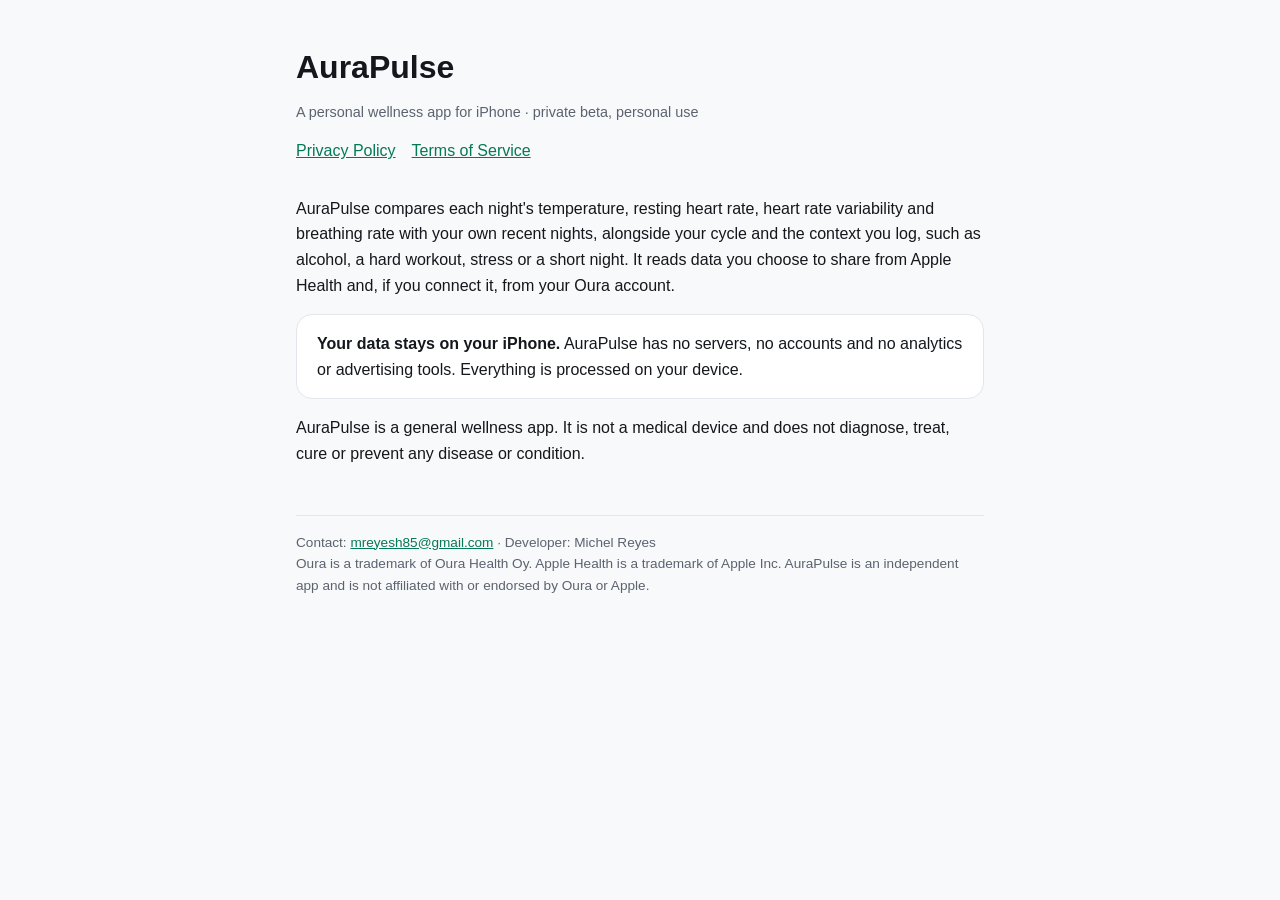
<file: index.html>
<!doctype html>
<html lang="en">
<head>
  <meta charset="utf-8">
  <meta name="viewport" content="width=device-width, initial-scale=1">
  <title>AuraPulse</title>
  <meta name="description" content="AuraPulse is a personal wellness app that compares each night's metrics with your own baseline.">
  <link rel="stylesheet" href="style.css">
</head>
<body>
<main>
  <header>
    <h1>AuraPulse</h1>
    <p class="muted">A personal wellness app for iPhone · private beta, personal use</p>
    <nav><a href="privacy.html">Privacy Policy</a><a href="terms.html">Terms of Service</a></nav>
  </header>

  <p>AuraPulse compares each night's temperature, resting heart rate, heart rate variability and breathing rate
  with your own recent nights, alongside your cycle and the context you log, such as alcohol, a hard workout,
  stress or a short night. It reads data you choose to share from Apple Health and, if you connect it, from your
  Oura account.</p>

  <div class="card">
    <strong>Your data stays on your iPhone.</strong> AuraPulse has no servers, no accounts and no analytics or
    advertising tools. Everything is processed on your device.
  </div>

  <p>AuraPulse is a general wellness app. It is not a medical device and does not diagnose, treat, cure or
  prevent any disease or condition.</p>

  <footer>
    Contact: <a href="mailto:mreyesh85@gmail.com">mreyesh85@gmail.com</a> · Developer: Michel Reyes<br>
    Oura is a trademark of Oura Health Oy. Apple Health is a trademark of Apple Inc. AuraPulse is an independent
    app and is not affiliated with or endorsed by Oura or Apple.
  </footer>
</main>
</body>
</html>
</file>
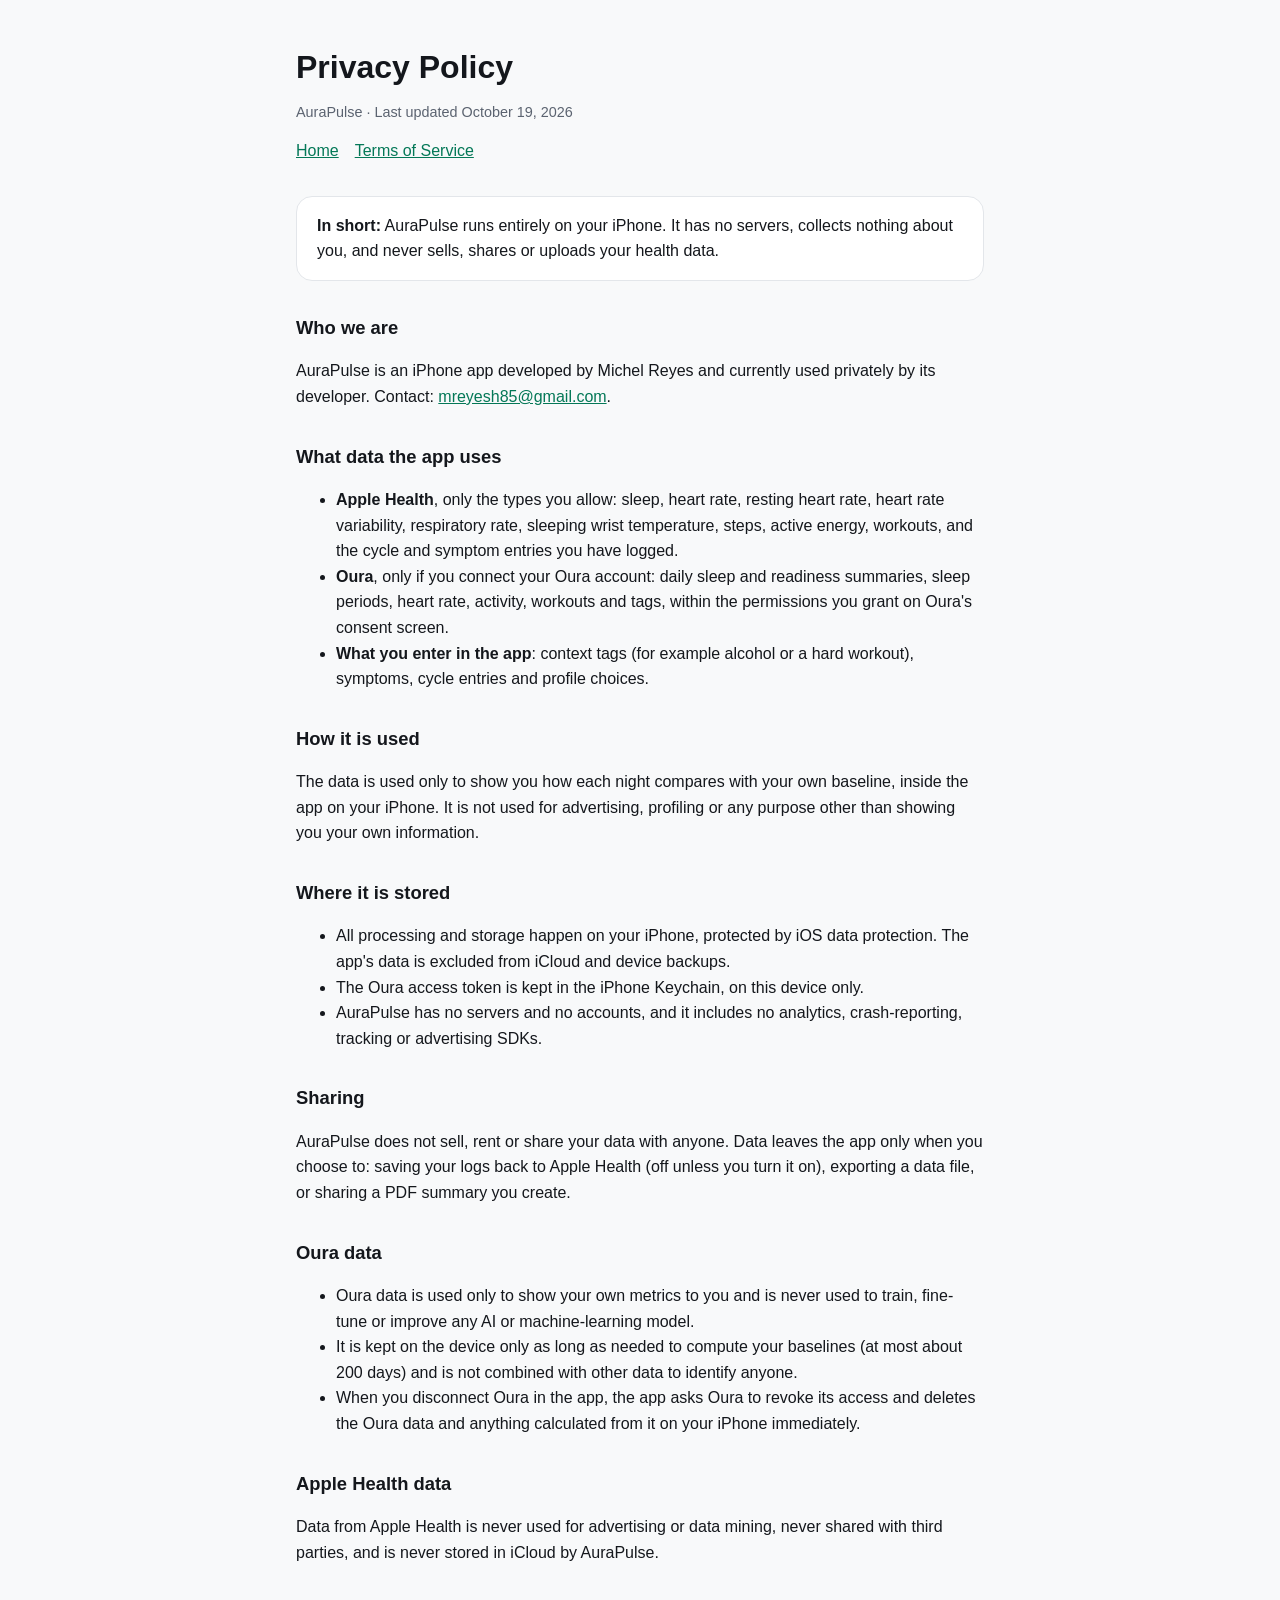
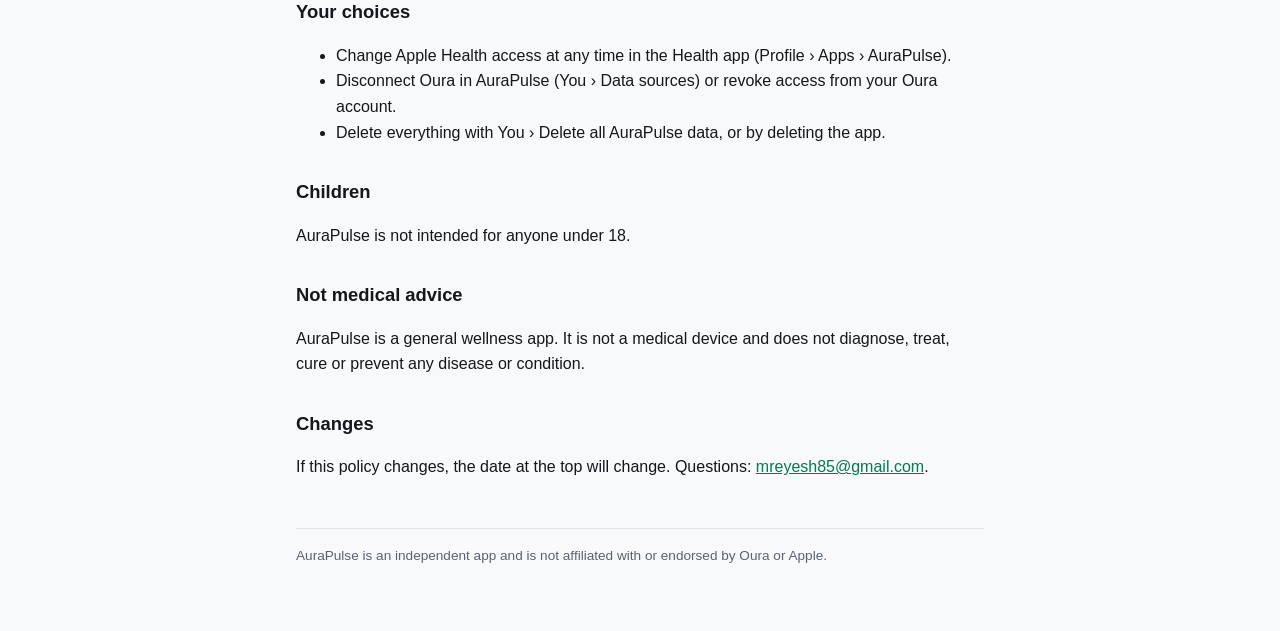
<file: privacy.html>
<!doctype html>
<html lang="en">
<head>
  <meta charset="utf-8">
  <meta name="viewport" content="width=device-width, initial-scale=1">
  <title>AuraPulse Privacy Policy</title>
  <link rel="stylesheet" href="style.css">
</head>
<body>
<main>
  <header>
    <h1>Privacy Policy</h1>
    <p class="muted">AuraPulse · Last updated October 19, 2026</p>
    <nav><a href="index.html">Home</a><a href="terms.html">Terms of Service</a></nav>
  </header>

  <div class="card">
    <strong>In short:</strong> AuraPulse runs entirely on your iPhone. It has no servers, collects nothing about
    you, and never sells, shares or uploads your health data.
  </div>

  <h2>Who we are</h2>
  <p>AuraPulse is an iPhone app developed by Michel Reyes and currently used privately by its developer.
  Contact: <a href="mailto:mreyesh85@gmail.com">mreyesh85@gmail.com</a>.</p>

  <h2>What data the app uses</h2>
  <ul>
    <li><strong>Apple Health</strong>, only the types you allow: sleep, heart rate, resting heart rate, heart rate
      variability, respiratory rate, sleeping wrist temperature, steps, active energy, workouts, and the cycle and
      symptom entries you have logged.</li>
    <li><strong>Oura</strong>, only if you connect your Oura account: daily sleep and readiness summaries, sleep
      periods, heart rate, activity, workouts and tags, within the permissions you grant on Oura's consent screen.</li>
    <li><strong>What you enter in the app</strong>: context tags (for example alcohol or a hard workout), symptoms,
      cycle entries and profile choices.</li>
  </ul>

  <h2>How it is used</h2>
  <p>The data is used only to show you how each night compares with your own baseline, inside the app on your
  iPhone. It is not used for advertising, profiling or any purpose other than showing you your own information.</p>

  <h2>Where it is stored</h2>
  <ul>
    <li>All processing and storage happen on your iPhone, protected by iOS data protection. The app's data is
      excluded from iCloud and device backups.</li>
    <li>The Oura access token is kept in the iPhone Keychain, on this device only.</li>
    <li>AuraPulse has no servers and no accounts, and it includes no analytics, crash-reporting, tracking or
      advertising SDKs.</li>
  </ul>

  <h2>Sharing</h2>
  <p>AuraPulse does not sell, rent or share your data with anyone. Data leaves the app only when you choose to:
  saving your logs back to Apple Health (off unless you turn it on), exporting a data file, or sharing a PDF
  summary you create.</p>

  <h2>Oura data</h2>
  <ul>
    <li>Oura data is used only to show your own metrics to you and is never used to train, fine-tune or improve any
      AI or machine-learning model.</li>
    <li>It is kept on the device only as long as needed to compute your baselines (at most about 200 days) and is
      not combined with other data to identify anyone.</li>
    <li>When you disconnect Oura in the app, the app asks Oura to revoke its access and deletes the Oura data and
      anything calculated from it on your iPhone immediately.</li>
  </ul>

  <h2>Apple Health data</h2>
  <p>Data from Apple Health is never used for advertising or data mining, never shared with third parties, and is
  never stored in iCloud by AuraPulse.</p>

  <h2>Your choices</h2>
  <ul>
    <li>Change Apple Health access at any time in the Health app (Profile › Apps › AuraPulse).</li>
    <li>Disconnect Oura in AuraPulse (You › Data sources) or revoke access from your Oura account.</li>
    <li>Delete everything with You › Delete all AuraPulse data, or by deleting the app.</li>
  </ul>

  <h2>Children</h2>
  <p>AuraPulse is not intended for anyone under 18.</p>

  <h2>Not medical advice</h2>
  <p>AuraPulse is a general wellness app. It is not a medical device and does not diagnose, treat, cure or prevent
  any disease or condition.</p>

  <h2>Changes</h2>
  <p>If this policy changes, the date at the top will change. Questions: <a href="mailto:mreyesh85@gmail.com">mreyesh85@gmail.com</a>.</p>

  <footer>AuraPulse is an independent app and is not affiliated with or endorsed by Oura or Apple.</footer>
</main>
</body>
</html>
</file>
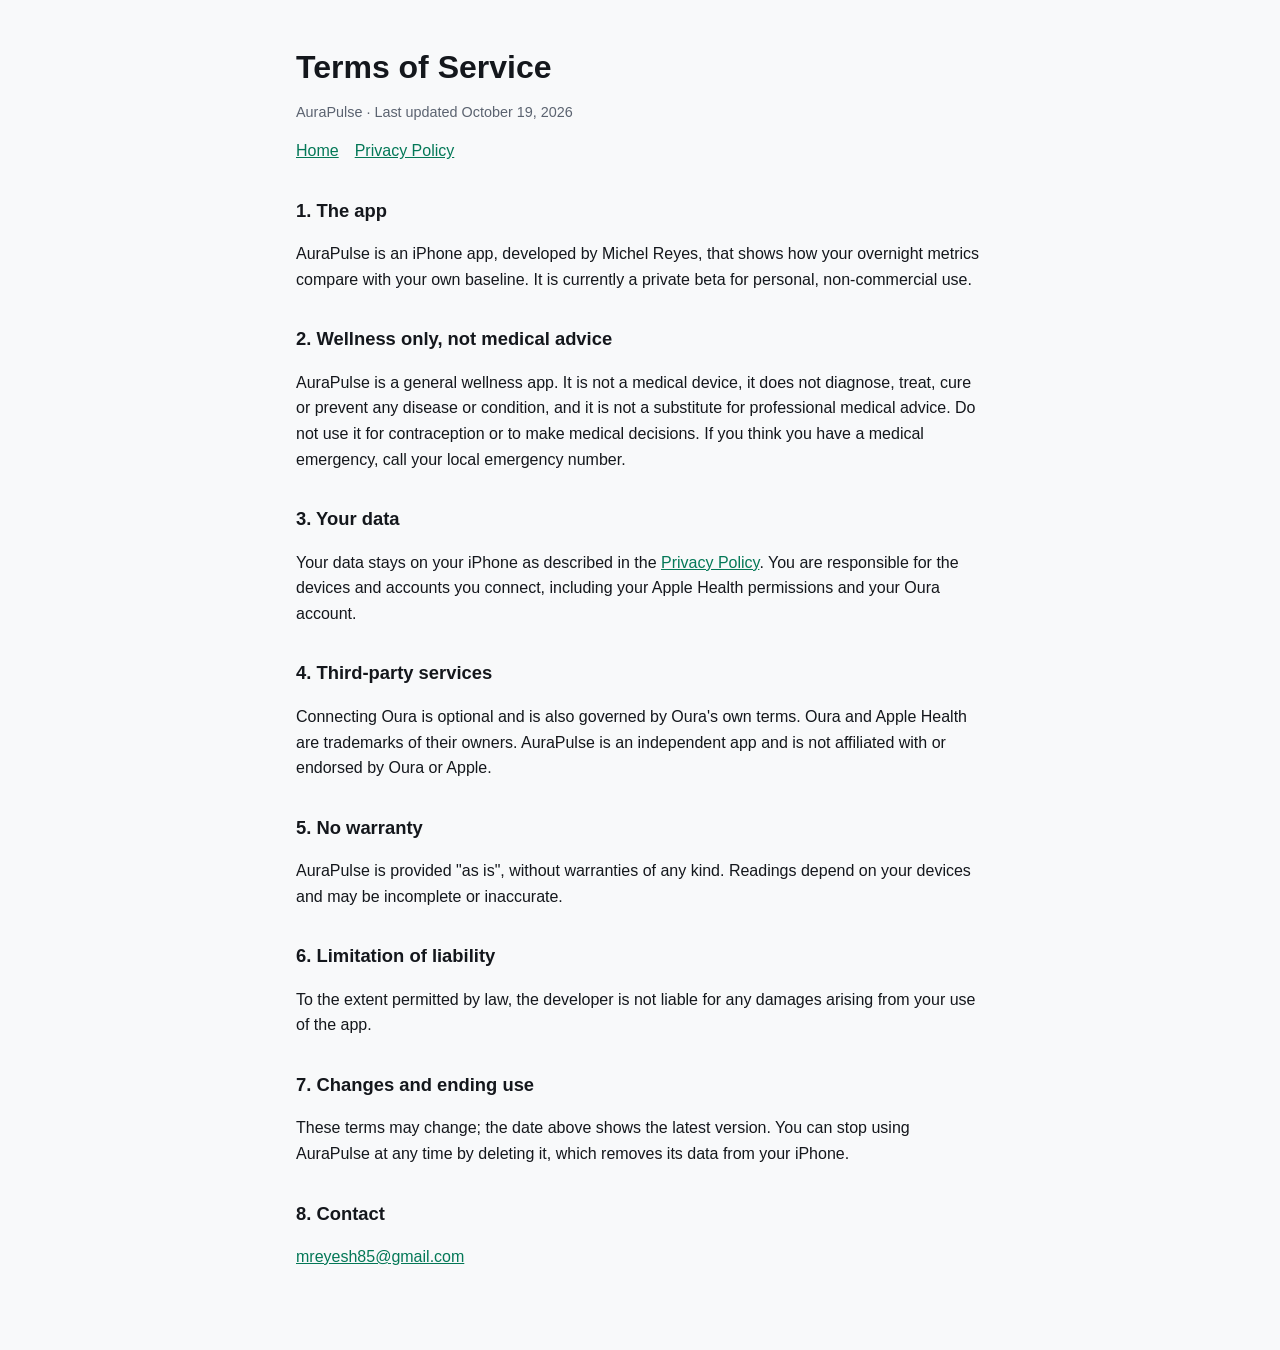
<file: terms.html>
<!doctype html>
<html lang="en">
<head>
  <meta charset="utf-8">
  <meta name="viewport" content="width=device-width, initial-scale=1">
  <title>AuraPulse Terms of Service</title>
  <link rel="stylesheet" href="style.css">
</head>
<body>
<main>
  <header>
    <h1>Terms of Service</h1>
    <p class="muted">AuraPulse · Last updated October 19, 2026</p>
    <nav><a href="index.html">Home</a><a href="privacy.html">Privacy Policy</a></nav>
  </header>

  <h2>1. The app</h2>
  <p>AuraPulse is an iPhone app, developed by Michel Reyes, that shows how your overnight metrics compare
  with your own baseline. It is currently a private beta for personal, non-commercial use.</p>

  <h2>2. Wellness only, not medical advice</h2>
  <p>AuraPulse is a general wellness app. It is not a medical device, it does not diagnose, treat, cure or prevent
  any disease or condition, and it is not a substitute for professional medical advice. Do not use it for
  contraception or to make medical decisions. If you think you have a medical emergency, call your local emergency
  number.</p>

  <h2>3. Your data</h2>
  <p>Your data stays on your iPhone as described in the <a href="privacy.html">Privacy Policy</a>. You are
  responsible for the devices and accounts you connect, including your Apple Health permissions and your Oura
  account.</p>

  <h2>4. Third-party services</h2>
  <p>Connecting Oura is optional and is also governed by Oura's own terms. Oura and Apple Health are trademarks of
  their owners. AuraPulse is an independent app and is not affiliated with or endorsed by Oura or Apple.</p>

  <h2>5. No warranty</h2>
  <p>AuraPulse is provided "as is", without warranties of any kind. Readings depend on your devices and may be
  incomplete or inaccurate.</p>

  <h2>6. Limitation of liability</h2>
  <p>To the extent permitted by law, the developer is not liable for any damages arising from your use of the
  app.</p>

  <h2>7. Changes and ending use</h2>
  <p>These terms may change; the date above shows the latest version. You can stop using AuraPulse at any time by
  deleting it, which removes its data from your iPhone.</p>

  <h2>8. Contact</h2>
  <p><a href="mailto:mreyesh85@gmail.com">mreyesh85@gmail.com</a></p>
</main>
</body>
</html>
</file>
<file: style.css>
:root {
  --bg: #f8f9fa;
  --text: #14171c;
  --muted: #5b6370;
  --accent: #047857;
  --card: #ffffff;
  --rule: #e3e6ea;
}
@media (prefers-color-scheme: dark) {
  :root {
    --bg: #0b0d10;
    --text: #e8eaed;
    --muted: #9aa3ae;
    --accent: #34d399;
    --card: #14171c;
    --rule: #262a31;
  }
}
* { box-sizing: border-box; }
body {
  margin: 0;
  background: var(--bg);
  color: var(--text);
  font: 16px/1.6 -apple-system, BlinkMacSystemFont, "SF Pro Text", "Helvetica Neue", Arial, sans-serif;
}
main { max-width: 720px; margin: 0 auto; padding: 48px 16px 64px; }
header { margin-bottom: 32px; }
h1 { font: 700 2rem/1.2 ui-rounded, -apple-system, "SF Pro Rounded", sans-serif; margin: 0 0 8px; }
h2 { font-size: 1.15rem; margin: 32px 0 8px; }
p, li { color: var(--text); }
.muted { color: var(--muted); font-size: 0.9rem; }
nav a { margin-right: 16px; }
a { color: var(--accent); }
.card { background: var(--card); border: 1px solid var(--rule); border-radius: 16px; padding: 16px 20px; margin: 16px 0; }
footer { margin-top: 48px; padding-top: 16px; border-top: 1px solid var(--rule); color: var(--muted); font-size: 0.85rem; }
</file>
